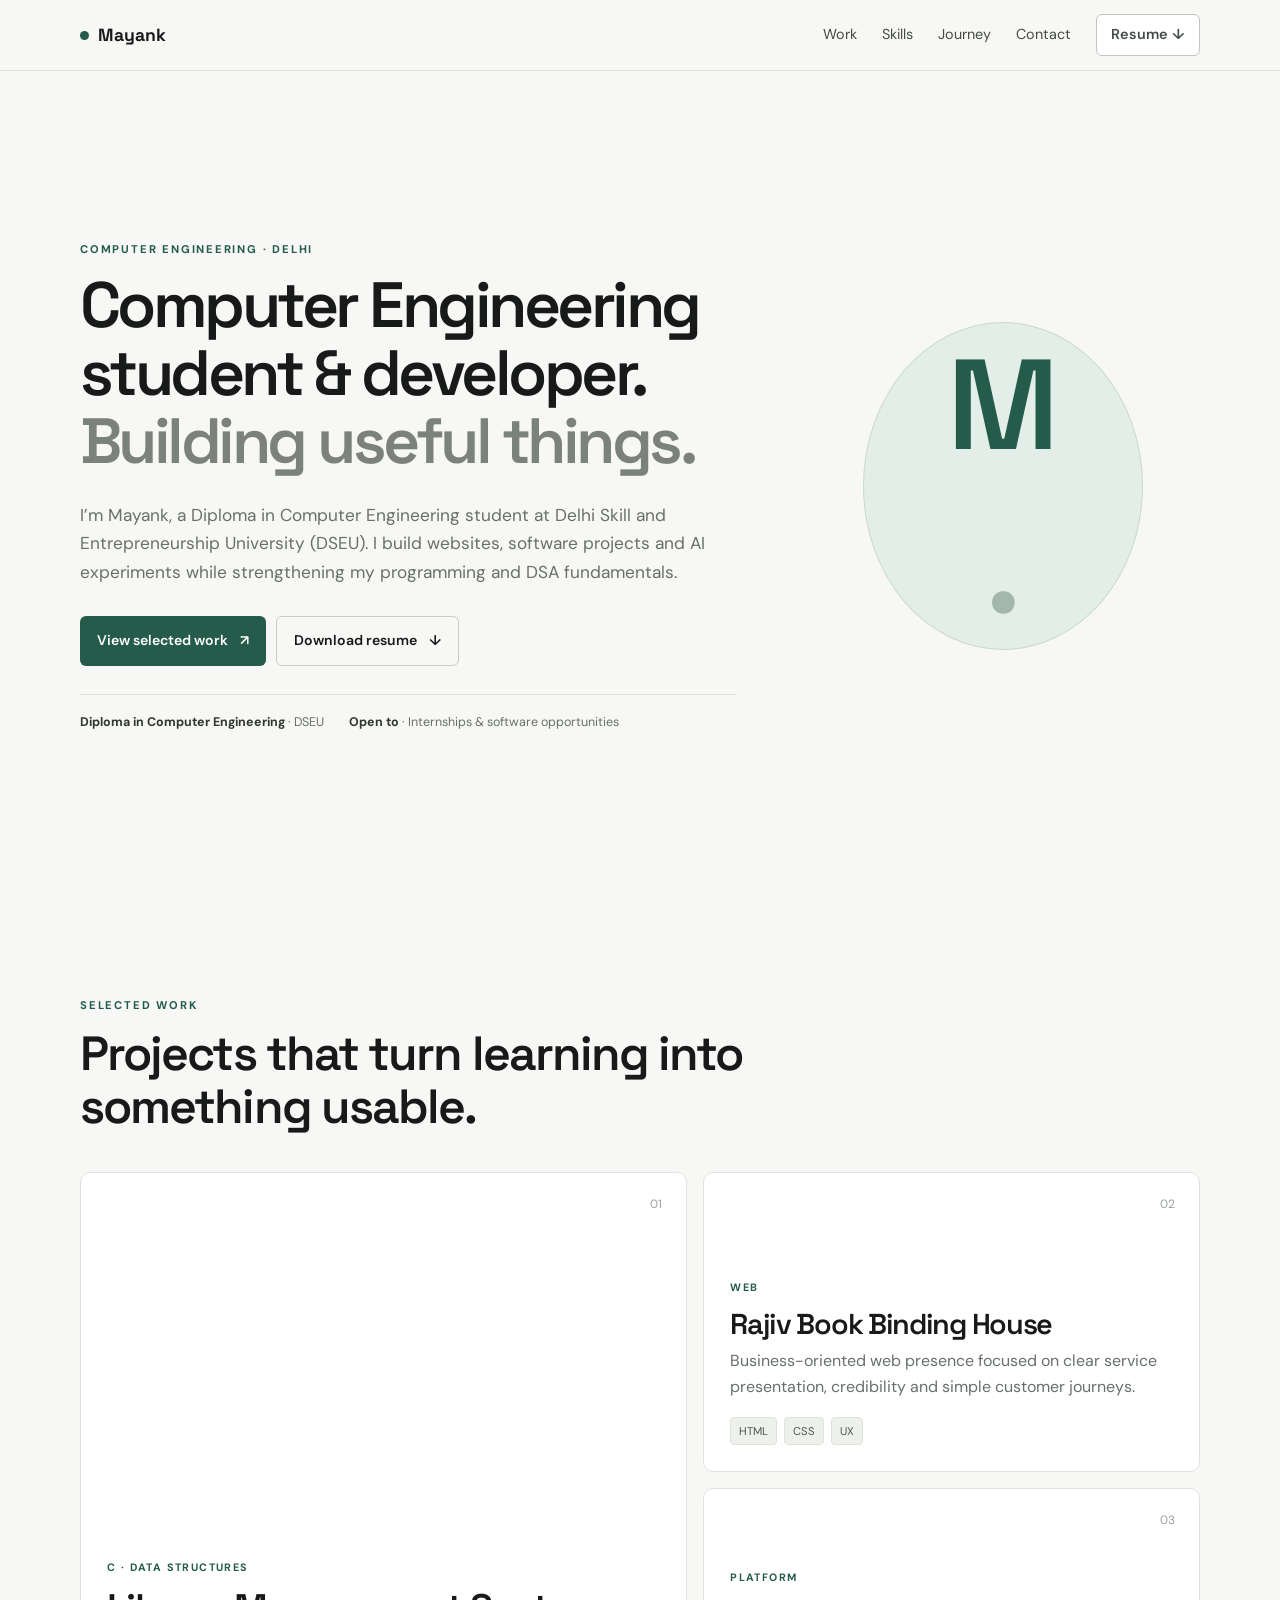
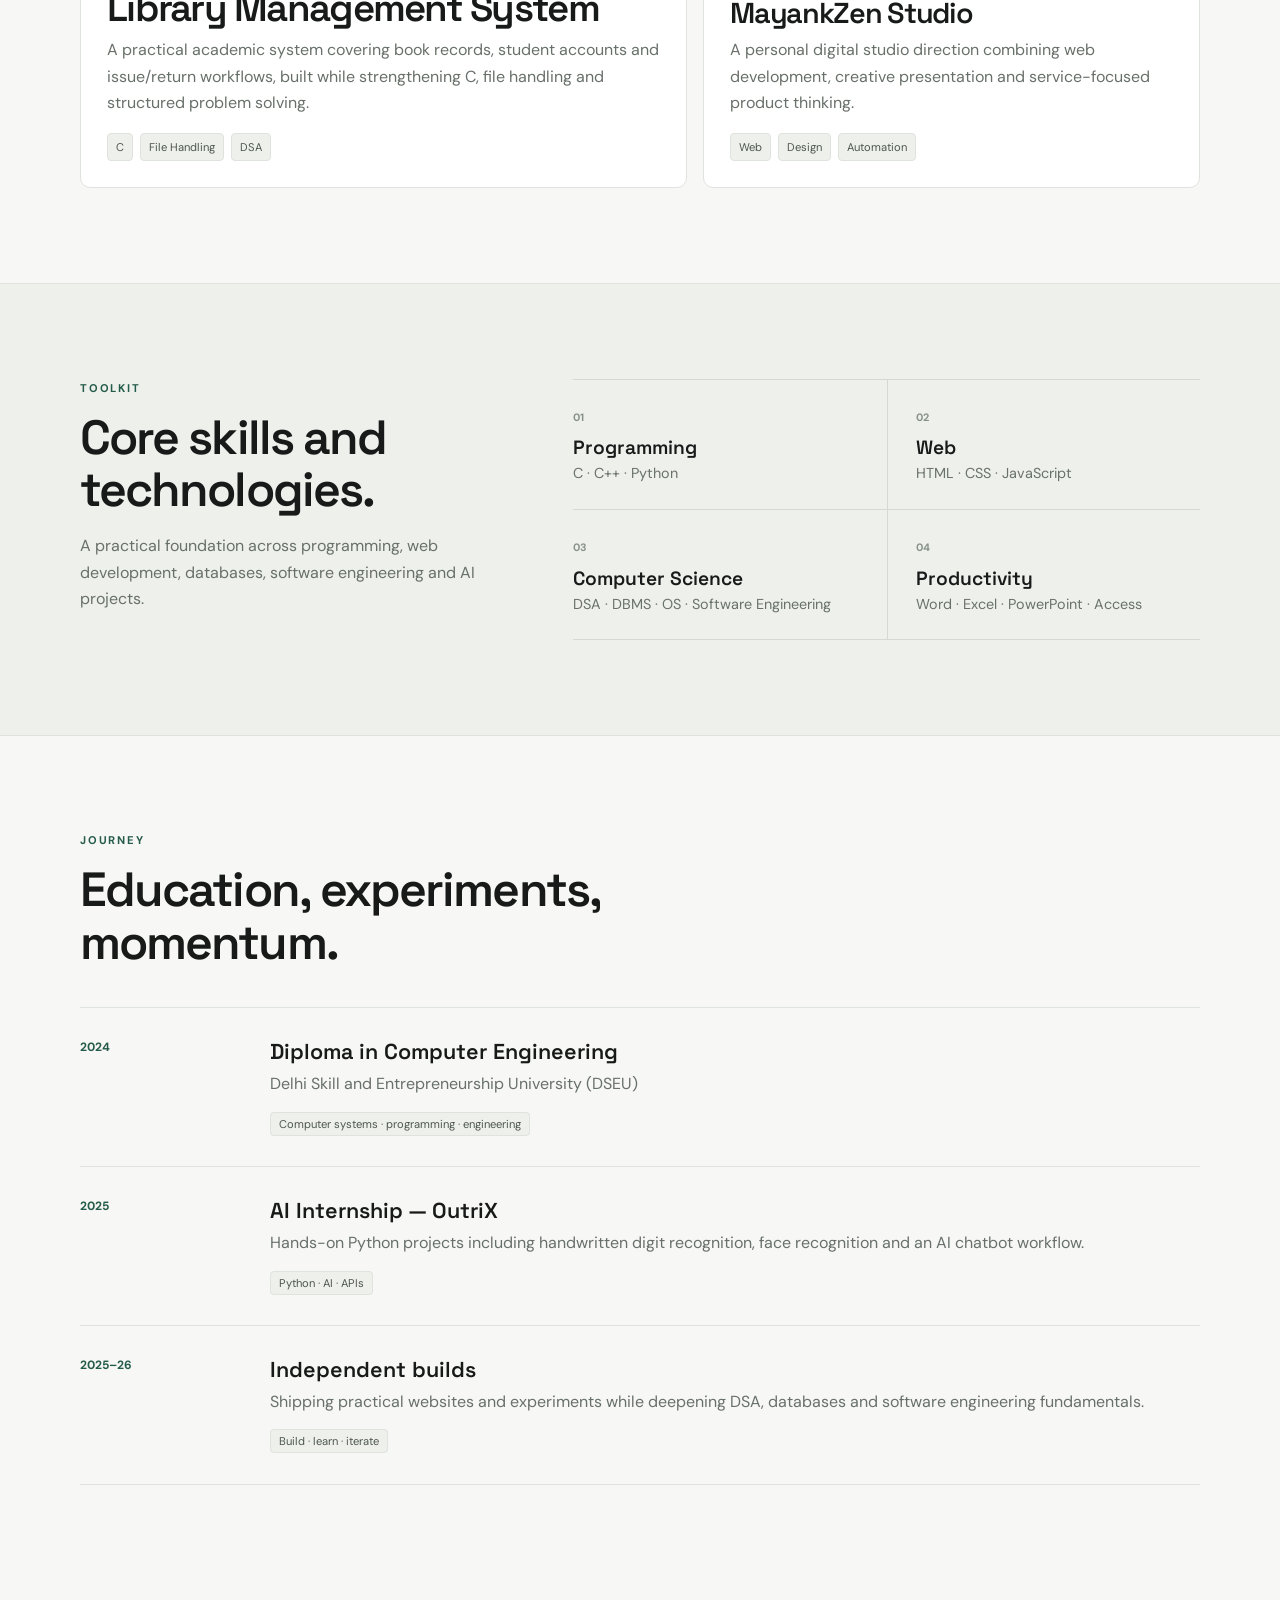
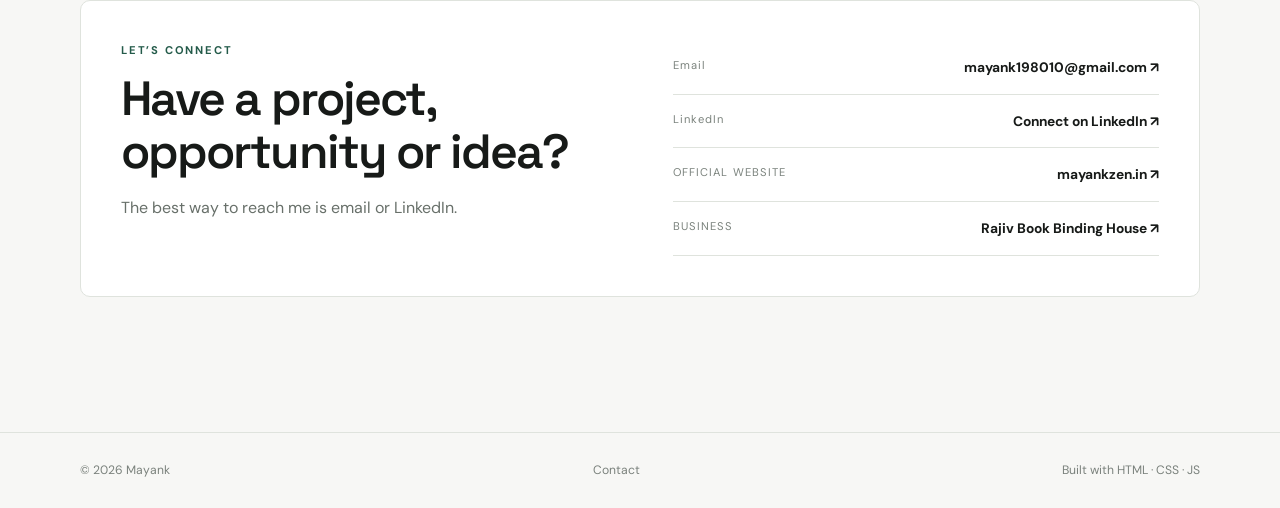
<file: index.html>
<!doctype html>
<html lang="en">
<head>
<meta charset="utf-8"><meta name="viewport" content="width=device-width, initial-scale=1">
<meta name="description" content="Mayank — Computer Engineering student and developer. Projects, skills, education and contact.">
<meta name="theme-color" content="#f7f7f5"><title>Mayank — Developer Portfolio</title>
<link rel="preconnect" href="https://fonts.googleapis.com"><link rel="preconnect" href="https://fonts.gstatic.com" crossorigin>
<link href="https://fonts.googleapis.com/css2?family=DM+Sans:wght@400;500;600;700&family=Space+Grotesk:wght@500;600;700&display=swap" rel="stylesheet">
<link rel="stylesheet" href="styles.css">
<link rel="icon" type="image/svg+xml" href="favicon.svg"><link rel="shortcut icon" href="favicon.svg"></head>
<body><div class="noise" aria-hidden="true"></div>
<header class="site-header"><nav class="nav container" aria-label="Primary">
<a class="brand" href="#home"><span class="brand-dot"></span>Mayank</a>
<button class="menu-toggle" aria-controls="site-menu" aria-expanded="false" aria-label="Open navigation"><span></span><span></span></button>
<div id="site-menu" class="nav-links"><a href="#work">Work</a><a href="#skills">Skills</a><a href="#journey">Journey</a><a href="#contact">Contact</a><a class="nav-resume" href="resume.html" download>Resume <span>↓</span></a></div>
</nav></header>
<main id="home">
<section class="hero container"><div class="hero-copy"><p class="eyebrow">COMPUTER ENGINEERING · DELHI</p>
<h1>Computer Engineering student &amp; developer.<br><em>Building useful things.</em></h1>
<p class="hero-lede">I’m Mayank, a Diploma in Computer Engineering student at Delhi Skill and Entrepreneurship University (DSEU). I build websites, software projects and AI experiments while strengthening my programming and DSA fundamentals.</p>
<div class="hero-actions"><a class="btn btn-primary" href="#work">View selected work <span>↗</span></a><a class="btn btn-ghost" href="resume.html" download>Download resume <span>↓</span></a></div>
<div class="hero-meta"><span><b>Diploma in Computer Engineering</b> · DSEU</span><span><b>Open to</b> · Internships &amp; software opportunities</span></div></div>
<div class="hero-visual" aria-label="Profile visual"><div class="orbit orbit-a"></div><div class="orbit orbit-b"></div><div class="profile-monogram">M<span>.</span></div>
<div class="floating-card card-top"><span class="mini-label">CURRENT FOCUS</span><strong>DSA · C++ · AI</strong></div><div class="floating-card card-bottom"><span class="mini-label">BUILDING</span><strong>Web · Tools · Systems</strong></div></div></section>

<section id="work" class="section container"><div class="section-head"><div><p class="eyebrow">SELECTED WORK</p><h2>Projects that turn learning into something usable.</h2></div></div>
<div class="project-grid">
<article class="project-card featured"><div class="project-glow glow-one"></div><div class="project-num">01</div><div class="project-content"><span class="tag">C · DATA STRUCTURES</span><h3>Library Management System</h3><p>A practical academic system covering book records, student accounts and issue/return workflows, built while strengthening C, file handling and structured problem solving.</p><div class="stack"><span>C</span><span>File Handling</span><span>DSA</span></div></div></article>
<article class="project-card"><div class="project-glow glow-two"></div><div class="project-num">02</div><div class="project-content"><span class="tag">WEB</span><h3>Rajiv Book Binding House</h3><p>Business-oriented web presence focused on clear service presentation, credibility and simple customer journeys.</p><div class="stack"><span>HTML</span><span>CSS</span><span>UX</span></div></div></article>
<article class="project-card"><div class="project-glow glow-three"></div><div class="project-num">03</div><div class="project-content"><span class="tag">PLATFORM</span><h3>MayankZen Studio</h3><p>A personal digital studio direction combining web development, creative presentation and service-focused product thinking.</p><div class="stack"><span>Web</span><span>Design</span><span>Automation</span></div></div></article>
</div></section>
<section id="skills" class="section section-light"><div class="container skill-layout"><div><p class="eyebrow">TOOLKIT</p><h2>Core skills and technologies.</h2><p class="muted">A practical foundation across programming, web development, databases, software engineering and AI projects.</p></div>
<div class="skills-grid"><div class="skill-group"><span class="skill-index">01</span><h3>Programming</h3><p>C · C++ · Python</p></div><div class="skill-group"><span class="skill-index">02</span><h3>Web</h3><p>HTML · CSS · JavaScript</p></div><div class="skill-group"><span class="skill-index">03</span><h3>Computer Science</h3><p>DSA · DBMS · OS · Software Engineering</p></div><div class="skill-group"><span class="skill-index">04</span><h3>Productivity</h3><p>Word · Excel · PowerPoint · Access</p></div></div></div></section>
<section id="journey" class="section container"><div class="section-head"><div><p class="eyebrow">JOURNEY</p><h2>Education, experiments, momentum.</h2></div></div><div class="timeline">
<div class="timeline-item"><span class="timeline-year">2024</span><div><h3>Diploma in Computer Engineering</h3><p>Delhi Skill and Entrepreneurship University (DSEU)</p><span class="pill">Computer systems · programming · engineering</span></div></div>
<div class="timeline-item"><span class="timeline-year">2025</span><div><h3>AI Internship — OutriX</h3><p>Hands-on Python projects including handwritten digit recognition, face recognition and an AI chatbot workflow.</p><span class="pill">Python · AI · APIs</span></div></div>
<div class="timeline-item"><span class="timeline-year">2025–26</span><div><h3>Independent builds</h3><p>Shipping practical websites and experiments while deepening DSA, databases and software engineering fundamentals.</p><span class="pill">Build · learn · iterate</span></div></div>
</div></section>
<section id="contact" class="section contact-section"><div class="container contact-box"><div><p class="eyebrow">LET’S CONNECT</p><h2>Have a project, opportunity or idea?</h2><p class="muted">The best way to reach me is email or LinkedIn.</p></div><div class="contact-actions">
<a class="contact-line" href="mailto:mayank198010@gmail.com"><span>Email</span><strong>mayank198010@gmail.com ↗</strong></a>
<a class="contact-line" href="https://www.linkedin.com/in/mayank-kumar-83a489379" target="_blank" rel="noopener"><span>LinkedIn</span><strong>Connect on LinkedIn ↗</strong></a><a class="contact-line" href="https://mayankzen.in" target="_blank" rel="noopener"><span>OFFICIAL WEBSITE</span><strong>mayankzen.in ↗</strong></a><a class="contact-line" href="https://rajivbookbindinghouse.com" target="_blank" rel="noopener"><span>BUSINESS</span><strong>Rajiv Book Binding House ↗</strong></a></div></div></section></main>
<footer class="footer"><div class="container footer-inner"><span>© <span id="year"></span> Mayank</span><a href="contact.html">Contact</a><span>Built with HTML · CSS · JS</span></div></footer>
<script src="script.js"></script></body></html>
</file>
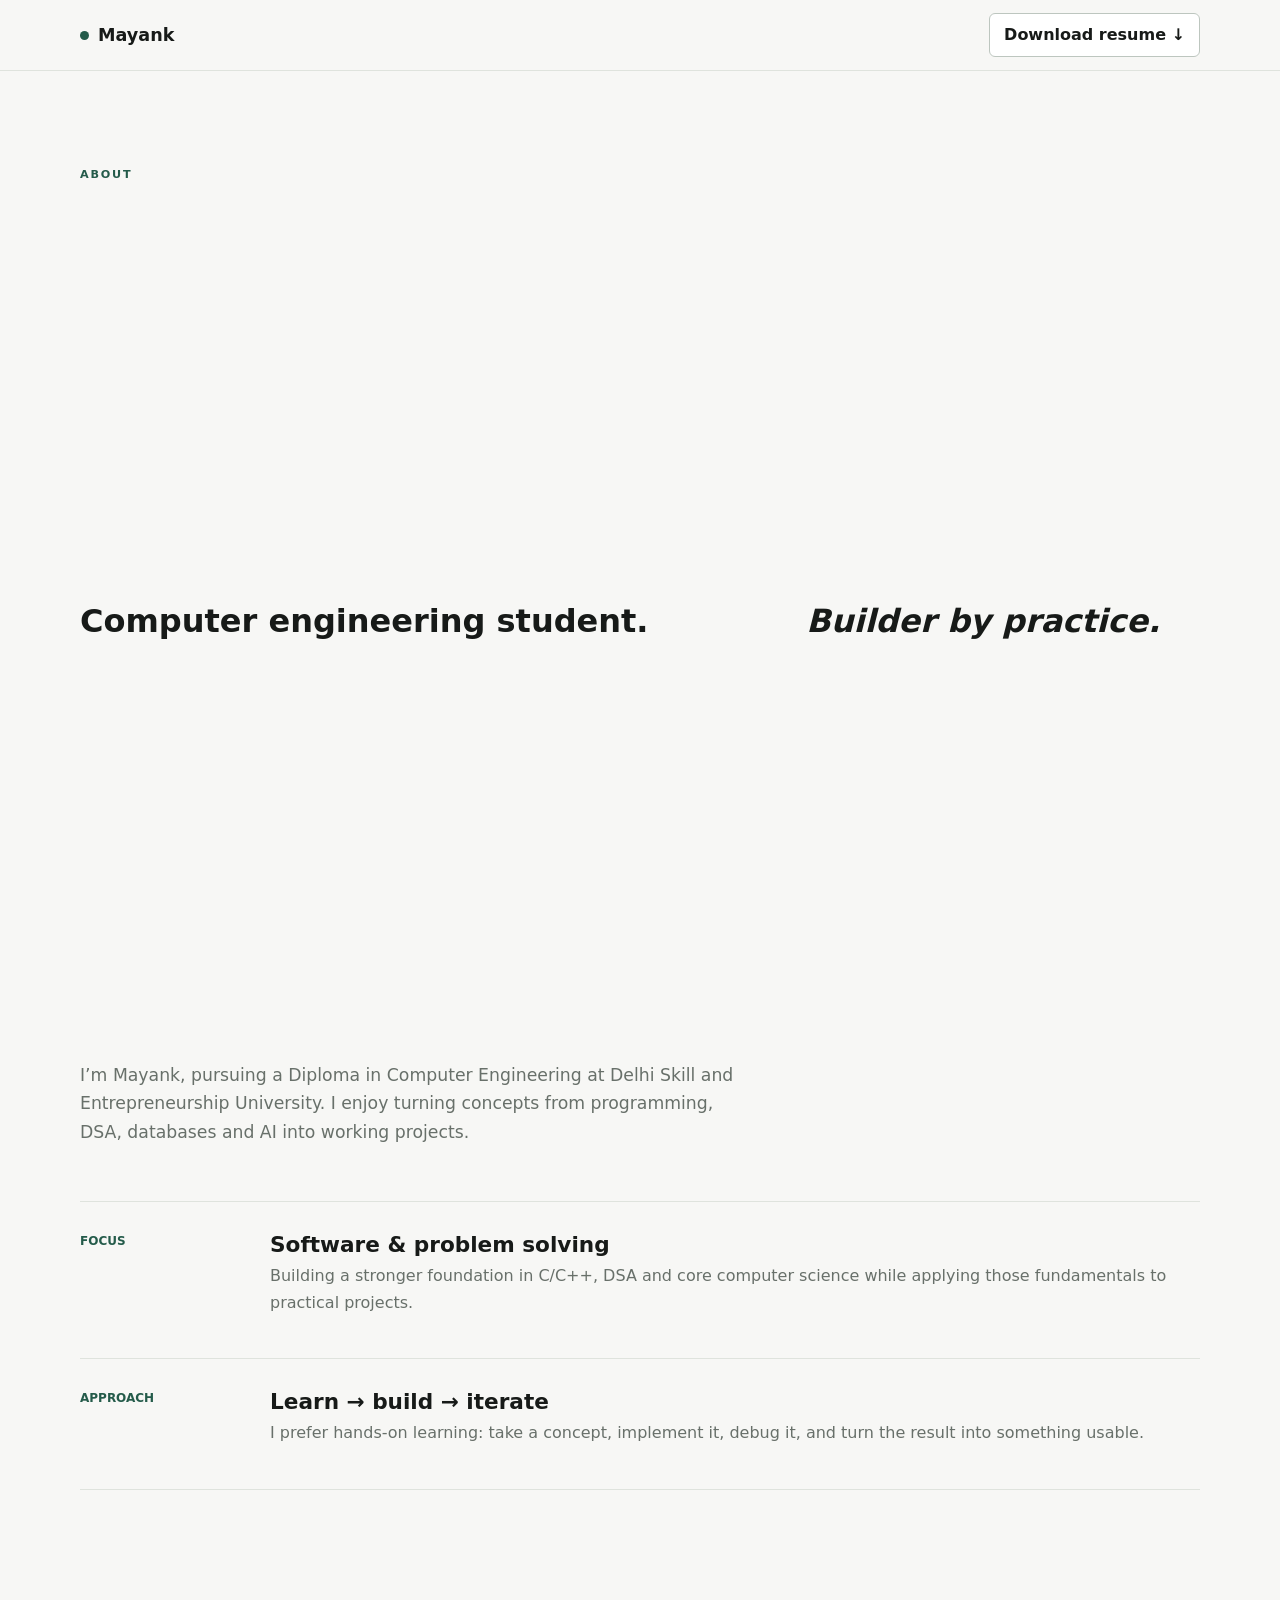
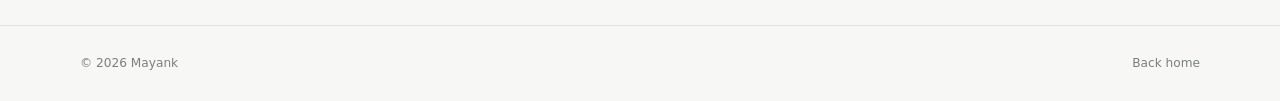
<file: about.html>
<!doctype html><html lang="en"><head><meta charset="utf-8"><meta name="viewport" content="width=device-width,initial-scale=1"><title>About — Mayank</title><meta name="description" content="About Mayank, a Computer Engineering student and developer."><link rel="stylesheet" href="styles.css"><link rel="icon" type="image/svg+xml" href="favicon.svg"><link rel="shortcut icon" href="favicon.svg"></head><body><header class="site-header"><nav class="nav container"><a class="brand" href="index.html"><span class="brand-dot"></span>Mayank</a><a class="nav-resume" href="resume.html" download>Download resume ↓</a></nav></header><main class="section container"><p class="eyebrow">ABOUT</p><h1 class="hero h1">Computer engineering student. <em>Builder by practice.</em></h1><p class="hero-lede">I’m Mayank, pursuing a Diploma in Computer Engineering at Delhi Skill and Entrepreneurship University. I enjoy turning concepts from programming, DSA, databases and AI into working projects.</p><div class="timeline" style="margin-top:55px"><div class="timeline-item"><span class="timeline-year">FOCUS</span><div><h3>Software &amp; problem solving</h3><p>Building a stronger foundation in C/C++, DSA and core computer science while applying those fundamentals to practical projects.</p></div></div><div class="timeline-item"><span class="timeline-year">APPROACH</span><div><h3>Learn → build → iterate</h3><p>I prefer hands-on learning: take a concept, implement it, debug it, and turn the result into something usable.</p></div></div></div></main><footer class="footer"><div class="container footer-inner"><span>© <span id="year"></span> Mayank</span><a href="index.html">Back home</a></div></footer><script src="script.js"></script></body></html>
</file>
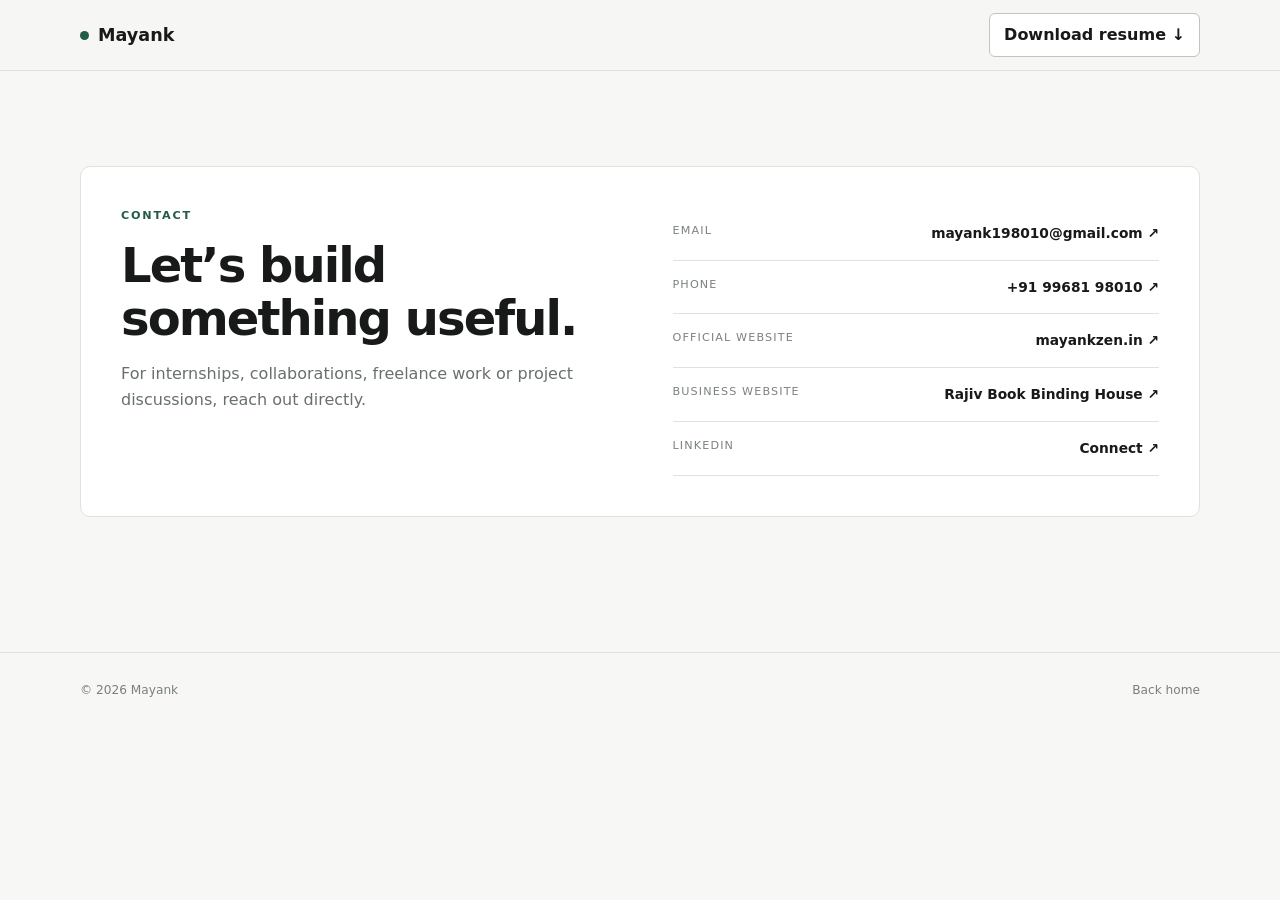
<file: contact.html>
<!doctype html><html lang="en"><head><meta charset="utf-8"><meta name="viewport" content="width=device-width,initial-scale=1"><title>Contact — Mayank</title><link rel="stylesheet" href="styles.css"><link rel="icon" type="image/svg+xml" href="favicon.svg"><link rel="shortcut icon" href="favicon.svg"></head><body><header class="site-header"><nav class="nav container"><a class="brand" href="index.html"><span class="brand-dot"></span>Mayank</a><a class="nav-resume" href="resume.html" download>Download resume ↓</a></nav></header><main class="section container"><div class="contact-box"><div><p class="eyebrow">CONTACT</p><h2>Let’s build something useful.</h2><p class="muted">For internships, collaborations, freelance work or project discussions, reach out directly.</p></div><div class="contact-actions"><a class="contact-line" href="mailto:mayank198010@gmail.com"><span>EMAIL</span><strong>mayank198010@gmail.com ↗</strong></a><a class="contact-line" href="tel:+919968198010"><span>PHONE</span><strong>+91 99681 98010 ↗</strong></a><a class="contact-line" href="https://mayankzen.in" target="_blank" rel="noopener"><span>OFFICIAL WEBSITE</span><strong>mayankzen.in ↗</strong></a><a class="contact-line" href="https://rajivbookbindinghouse.com" target="_blank" rel="noopener"><span>BUSINESS WEBSITE</span><strong>Rajiv Book Binding House ↗</strong></a><a class="contact-line" href="https://www.linkedin.com/in/mayank-kumar-83a489379" target="_blank" rel="noopener"><span>LINKEDIN</span><strong>Connect ↗</strong></a></div></div></main><footer class="footer"><div class="container footer-inner"><span>© <span id="year"></span> Mayank</span><a href="index.html">Back home</a></div></footer><script src="script.js"></script></body></html>
</file>
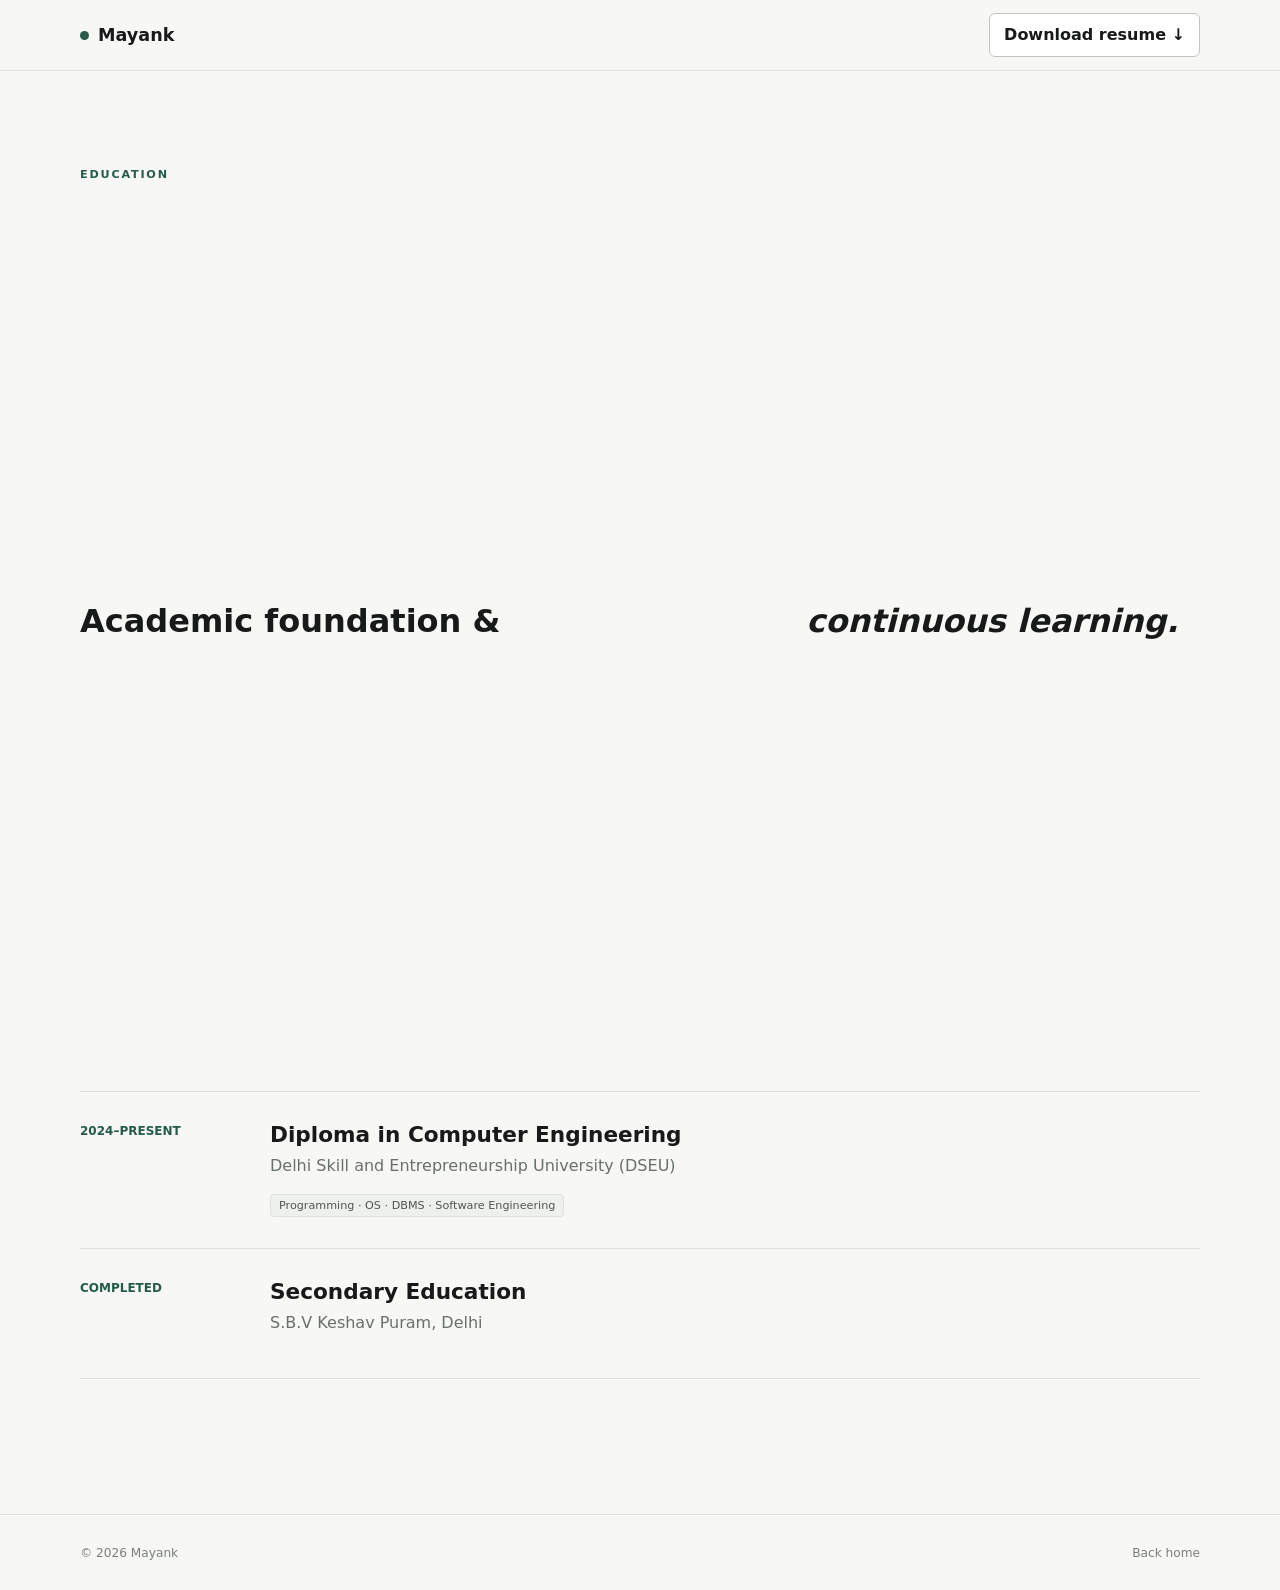
<file: education.html>
<!doctype html><html lang="en"><head><meta charset="utf-8"><meta name="viewport" content="width=device-width,initial-scale=1"><title>Education — Mayank</title><link rel="stylesheet" href="styles.css"><link rel="icon" type="image/svg+xml" href="favicon.svg"><link rel="shortcut icon" href="favicon.svg"></head><body><header class="site-header"><nav class="nav container"><a class="brand" href="index.html"><span class="brand-dot"></span>Mayank</a><a class="nav-resume" href="resume.html" download>Download resume ↓</a></nav></header><main class="section container"><p class="eyebrow">EDUCATION</p><h1 class="hero h1">Academic foundation &amp; <em>continuous learning.</em></h1><div class="timeline" style="margin-top:55px"><div class="timeline-item"><span class="timeline-year">2024–PRESENT</span><div><h3>Diploma in Computer Engineering</h3><p>Delhi Skill and Entrepreneurship University (DSEU)</p><span class="pill">Programming · OS · DBMS · Software Engineering</span></div></div><div class="timeline-item"><span class="timeline-year">COMPLETED</span><div><h3>Secondary Education</h3><p>S.B.V Keshav Puram, Delhi</p></div></div></div></main><footer class="footer"><div class="container footer-inner"><span>© <span id="year"></span> Mayank</span><a href="index.html">Back home</a></div></footer><script src="script.js"></script></body></html>
</file>
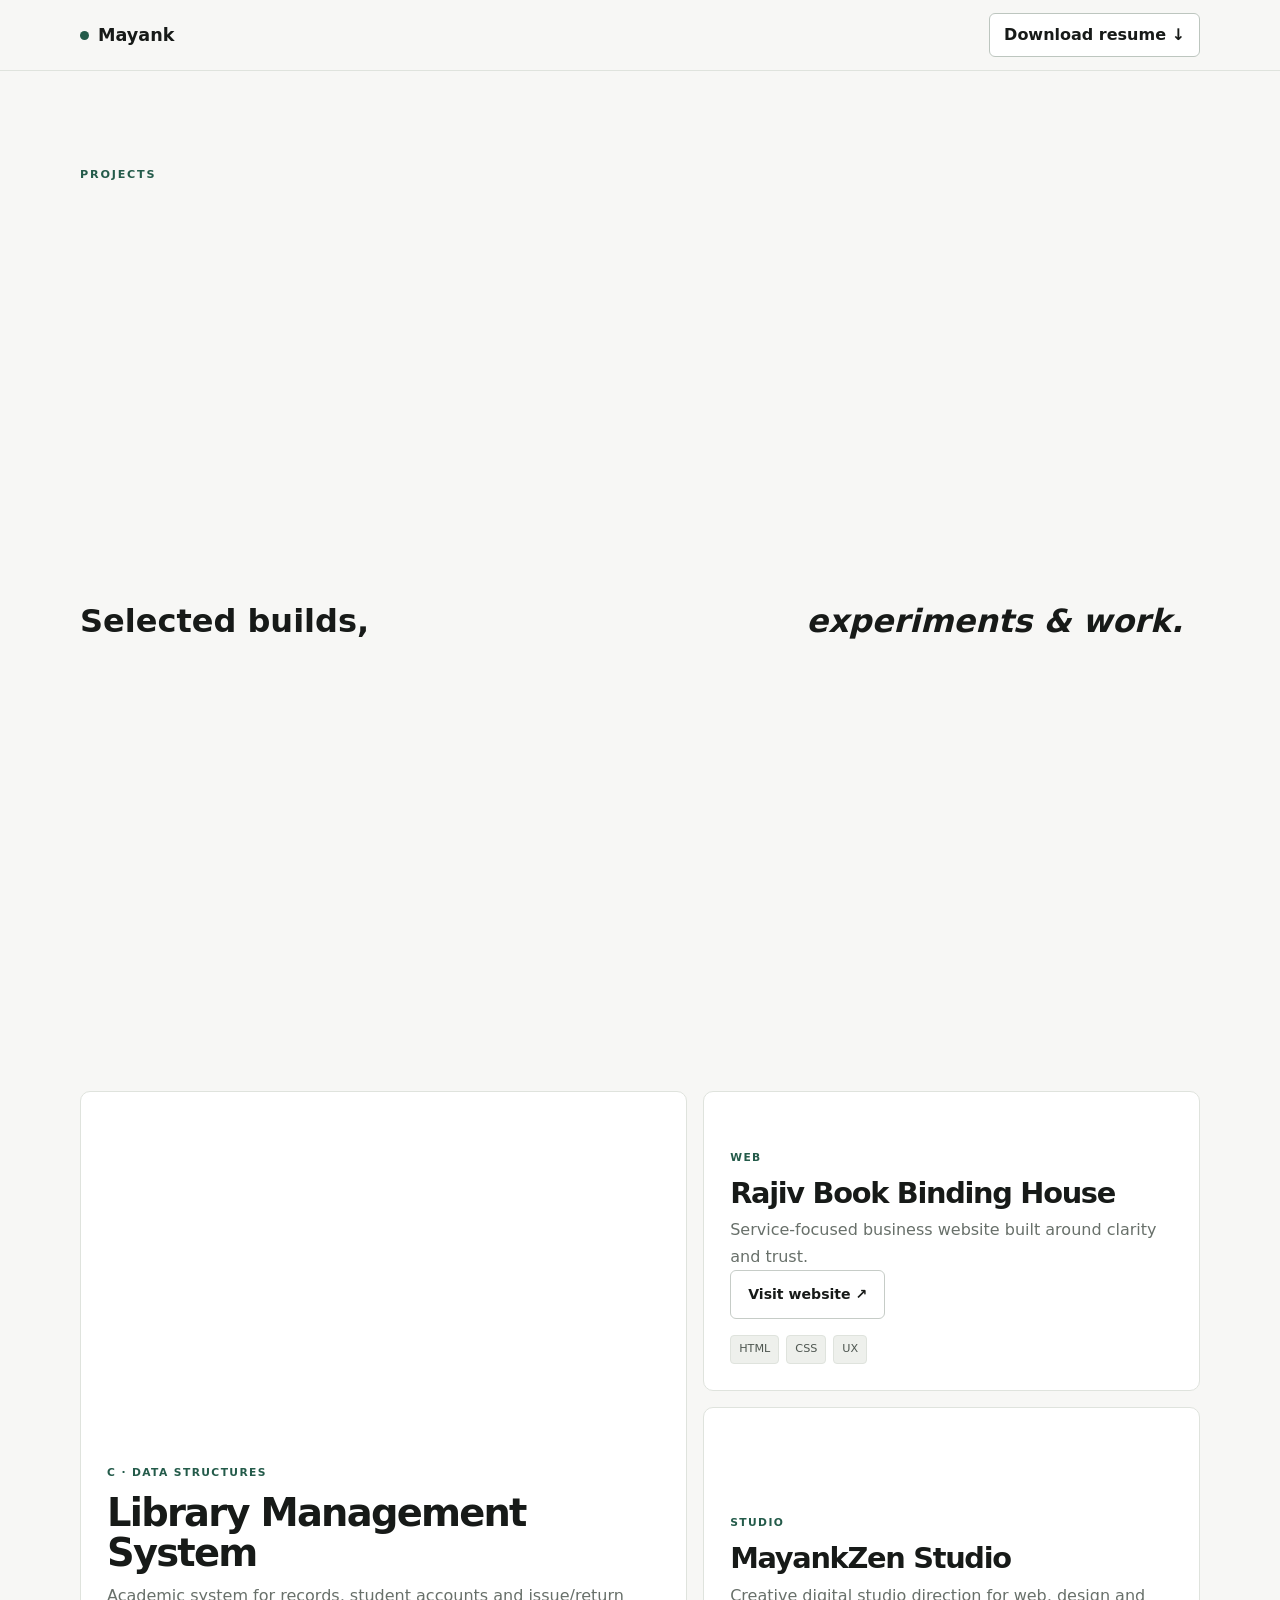
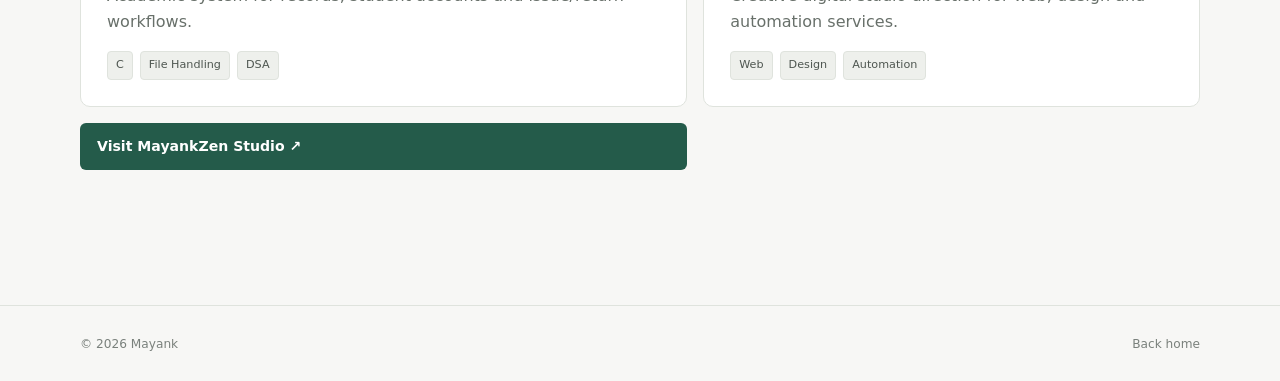
<file: projects.html>
<!doctype html><html lang="en"><head><meta charset="utf-8"><meta name="viewport" content="width=device-width,initial-scale=1"><title>Projects — Mayank</title><link rel="stylesheet" href="styles.css"><link rel="icon" type="image/svg+xml" href="favicon.svg"><link rel="shortcut icon" href="favicon.svg"></head><body><header class="site-header"><nav class="nav container"><a class="brand" href="index.html"><span class="brand-dot"></span>Mayank</a><a class="nav-resume" href="resume.html" download>Download resume ↓</a></nav></header><main class="section container"><p class="eyebrow">PROJECTS</p><h1 class="hero h1">Selected builds, <em>experiments &amp; work.</em></h1><div class="project-grid" style="margin-top:55px"><article class="project-card featured"><div class="project-glow glow-one"></div><div class="project-content"><span class="tag">C · DATA STRUCTURES</span><h3>Library Management System</h3><p>Academic system for records, student accounts and issue/return workflows.</p><div class="stack"><span>C</span><span>File Handling</span><span>DSA</span></div></div></article><article class="project-card"><div class="project-glow glow-two"></div><div class="project-content"><span class="tag">WEB</span><h3>Rajiv Book Binding House</h3><p>Service-focused business website built around clarity and trust.</p><a class="btn btn-ghost" href="https://rajivbookbindinghouse.com" target="_blank" rel="noopener">Visit website ↗</a><div class="stack"><span>HTML</span><span>CSS</span><span>UX</span></div></div></article><article class="project-card"><div class="project-glow glow-three"></div><div class="project-content"><span class="tag">STUDIO</span><h3>MayankZen Studio</h3><p>Creative digital studio direction for web, design and automation services.</p><div class="stack"><span>Web</span><span>Design</span><span>Automation</span></div></div></article><a class="btn btn-primary" href="https://mayankzen.in" target="_blank" rel="noopener">Visit MayankZen Studio ↗</a></div></main><footer class="footer"><div class="container footer-inner"><span>© <span id="year"></span> Mayank</span><a href="index.html">Back home</a></div></footer><script src="script.js"></script></body></html>
</file>
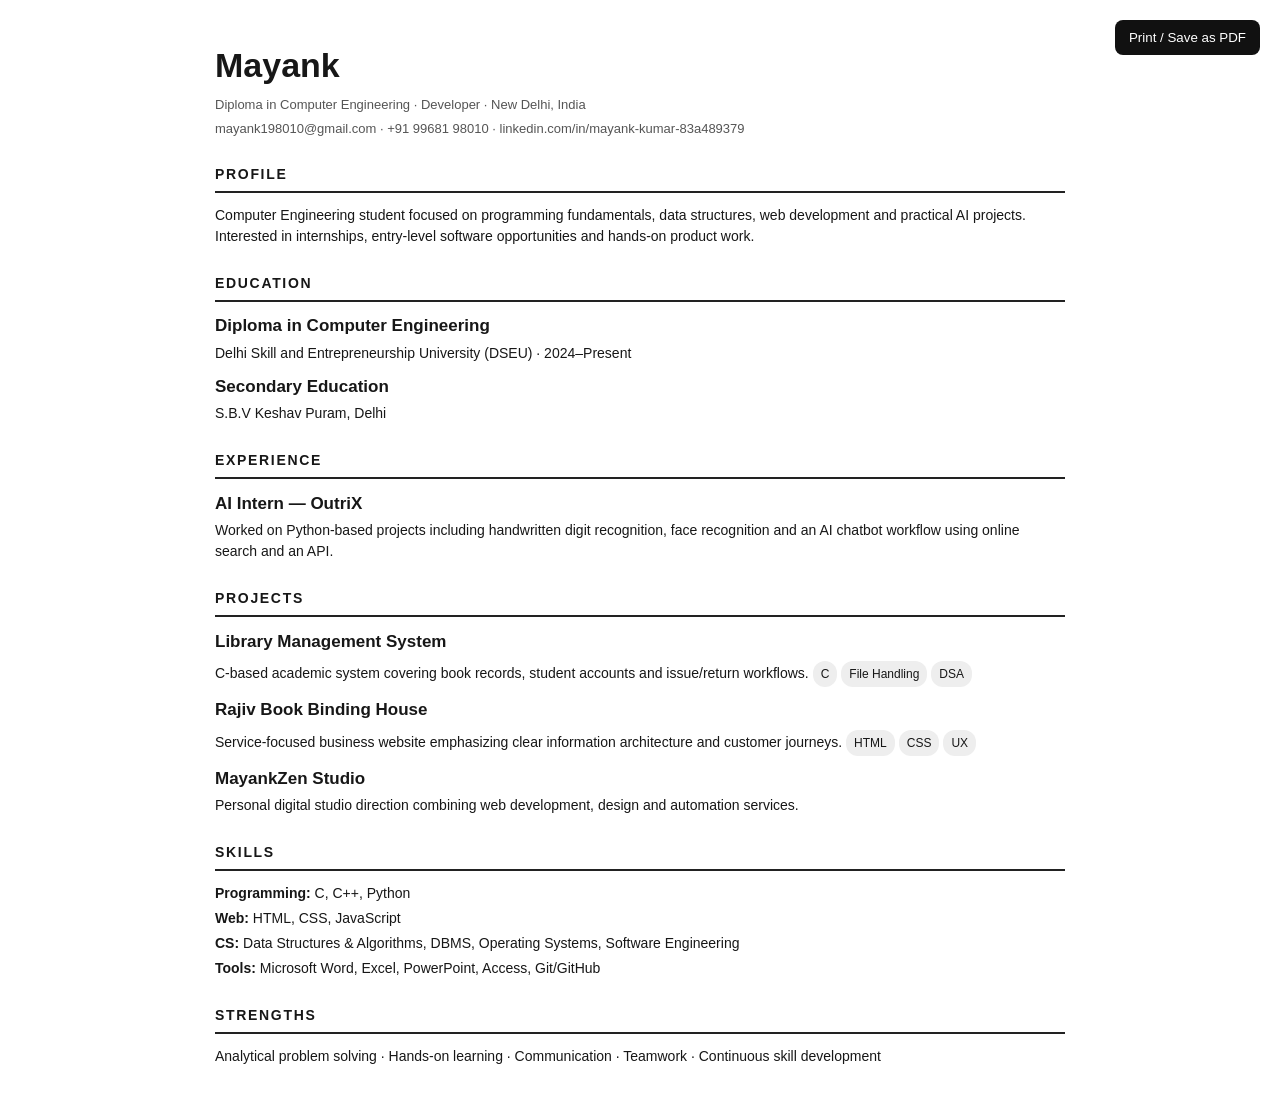
<file: resume.html>
<!doctype html><html lang="en"><head><meta charset="utf-8"><meta name="viewport" content="width=device-width,initial-scale=1"><title>Mayank — Resume</title><style>body{font-family:Arial,sans-serif;color:#171717;max-width:850px;margin:40px auto;padding:0 24px;line-height:1.5}h1{font-size:34px;margin:0}h2{font-size:14px;letter-spacing:.12em;border-bottom:2px solid #222;padding-bottom:6px;margin-top:26px}h3{margin:10px 0 2px;font-size:17px}p{margin:4px 0;font-size:14px}.meta{color:#555;font-size:13px}.pill{display:inline-block;margin:3px 4px 0 0;padding:4px 8px;background:#eee;border-radius:12px;font-size:12px}@media print{body{margin:0}.no-print{display:none}}.print{position:fixed;right:20px;top:20px;padding:10px 14px;background:#111;color:#fff;border:0;border-radius:8px;cursor:pointer}@media print{.print{display:none}}</style><link rel="icon" type="image/svg+xml" href="favicon.svg"><link rel="shortcut icon" href="favicon.svg"></head><body><button class="print no-print" onclick="window.print()">Print / Save as PDF</button><h1>Mayank</h1><p class="meta">Diploma in Computer Engineering · Developer · New Delhi, India</p><p class="meta">mayank198010@gmail.com · +91 99681 98010 · linkedin.com/in/mayank-kumar-83a489379</p><h2>PROFILE</h2><p>Computer Engineering student focused on programming fundamentals, data structures, web development and practical AI projects. Interested in internships, entry-level software opportunities and hands-on product work.</p><h2>EDUCATION</h2><h3>Diploma in Computer Engineering</h3><p>Delhi Skill and Entrepreneurship University (DSEU) · 2024–Present</p><h3>Secondary Education</h3><p>S.B.V Keshav Puram, Delhi</p><h2>EXPERIENCE</h2><h3>AI Intern — OutriX</h3><p>Worked on Python-based projects including handwritten digit recognition, face recognition and an AI chatbot workflow using online search and an API.</p><h2>PROJECTS</h2><h3>Library Management System</h3><p>C-based academic system covering book records, student accounts and issue/return workflows. <span class="pill">C</span><span class="pill">File Handling</span><span class="pill">DSA</span></p><h3>Rajiv Book Binding House</h3><p>Service-focused business website emphasizing clear information architecture and customer journeys. <span class="pill">HTML</span><span class="pill">CSS</span><span class="pill">UX</span></p><h3>MayankZen Studio</h3><p>Personal digital studio direction combining web development, design and automation services.</p><h2>SKILLS</h2><p><b>Programming:</b> C, C++, Python</p><p><b>Web:</b> HTML, CSS, JavaScript</p><p><b>CS:</b> Data Structures &amp; Algorithms, DBMS, Operating Systems, Software Engineering</p><p><b>Tools:</b> Microsoft Word, Excel, PowerPoint, Access, Git/GitHub</p><h2>STRENGTHS</h2><p>Analytical problem solving · Hands-on learning · Communication · Teamwork · Continuous skill development</p></body></html>
</file>
<file: styles.css>
:root{--bg:#f7f7f5;--surface:#fff;--soft:#eef0ec;--text:#171a18;--muted:#68706a;--line:#dfe3dd;--accent:#245b4a;--accent-light:#e3eee9;--max:1120px;--display:"Space Grotesk",system-ui,sans-serif;--body:"DM Sans",system-ui,sans-serif}*{box-sizing:border-box}html{scroll-behavior:smooth}body{margin:0;background:var(--bg);color:var(--text);font-family:var(--body);line-height:1.65}a{color:inherit;text-decoration:none}.container{width:min(var(--max),calc(100% - 40px));margin:auto}.noise{display:none}.site-header{position:sticky;top:0;z-index:50;background:rgba(247,247,245,.94);border-bottom:1px solid var(--line)}.nav{min-height:70px;display:flex;align-items:center;justify-content:space-between;gap:24px}.brand{font:700 1.1rem var(--display);display:flex;align-items:center;gap:9px}.brand-dot{width:9px;height:9px;border-radius:50%;background:var(--accent)}.nav-links{display:flex;align-items:center;gap:25px;font-size:.9rem;color:#454b47}.nav-links>a:not(.nav-resume):hover{color:var(--accent)}.nav-resume{padding:8px 14px;border:1px solid #bdc6bf;border-radius:6px;background:var(--surface);font-weight:600}.menu-toggle{display:none;background:none;border:0}.hero{min-height:calc(100vh - 70px);display:grid;grid-template-columns:1.25fr .75fr;align-items:center;gap:70px;padding:80px 0}.eyebrow{font-size:.7rem;letter-spacing:.16em;color:var(--accent);font-weight:700;margin:0 0 14px}.hero h1{font:600 clamp(2.6rem,5vw,4.25rem)/1.06 var(--display);letter-spacing:-.055em;margin:0}.hero h1 em{font-style:normal;color:#7b827d}.hero-lede{font-size:1.08rem;color:var(--muted);max-width:680px;margin:25px 0 0}.hero-actions{display:flex;gap:10px;flex-wrap:wrap;margin-top:30px}.btn{display:inline-flex;gap:12px;align-items:center;padding:12px 17px;border-radius:6px;font-weight:600;font-size:.88rem}.btn-primary{background:var(--accent);color:#fff}.btn-primary:hover{background:#1b493b}.btn-ghost{border:1px solid #c6ccc7;background:transparent}.btn-ghost:hover{background:#fff}.hero-meta{display:flex;gap:25px;margin-top:28px;padding-top:17px;border-top:1px solid var(--line);font-size:.78rem;color:var(--muted);flex-wrap:wrap}.hero-meta b{color:#303632}.hero-visual{min-height:390px;display:grid;place-items:center;position:relative}.profile-monogram{width:280px;aspect-ratio:1;border-radius:50%;display:grid;place-items:center;font:600 8rem var(--display);color:var(--accent);background:var(--accent-light);border:1px solid #c7d9d1}.profile-monogram span{color:#a4b7ae}.orbit,.floating-card{display:none}.section{padding:95px 0}.section-head{display:flex;justify-content:space-between;align-items:end;margin-bottom:38px}.section h2{font:600 clamp(2rem,4vw,3rem)/1.1 var(--display);letter-spacing:-.04em;max-width:700px;margin:0}.project-grid{display:grid;grid-template-columns:1.1fr .9fr;gap:16px}.project-card{min-height:300px;border:1px solid var(--line);border-radius:10px;padding:26px;background:var(--surface);position:relative;transition:.2s}.project-card:hover{border-color:#b7c6bd;transform:translateY(-2px)}.project-card.featured{grid-row:span 2;min-height:616px}.project-glow{display:none}.project-num{position:absolute;right:24px;top:22px;color:#9aa19c;font-size:.75rem}.project-content{position:absolute;left:26px;right:26px;bottom:26px}.tag{font-size:.67rem;letter-spacing:.13em;color:var(--accent);font-weight:700}.project-content h3{font:600 clamp(1.8rem,3vw,2.7rem)/1.05 var(--display);letter-spacing:-.045em;margin:9px 0}.project-card:not(.featured) h3{font-size:1.8rem}.project-content p{color:var(--muted);max-width:620px;margin:0}.stack{display:flex;gap:7px;flex-wrap:wrap;margin-top:16px}.stack span,.pill{font-size:.7rem;padding:4px 8px;border-radius:4px;background:var(--soft);color:#4e5650;border:1px solid var(--line)}.section-light{background:var(--soft);border-block:1px solid var(--line)}.section-light .eyebrow{color:var(--accent)}.skill-layout{display:grid;grid-template-columns:.8fr 1.2fr;gap:75px}.muted{color:var(--muted)}.skills-grid{display:grid;grid-template-columns:1fr 1fr;border-top:1px solid #d4d9d4}.skill-group{padding:23px 0;border-bottom:1px solid #d4d9d4}.skill-group:nth-child(odd){padding-right:28px}.skill-group:nth-child(even){padding-left:28px;border-left:1px solid #d4d9d4}.skill-index{font-size:.67rem;color:#879089;font-weight:700}.skill-group h3{font:600 1.2rem var(--display);margin:6px 0 2px}.skill-group p{margin:0;color:#69716b;font-size:.9rem}.timeline{border-top:1px solid var(--line)}.timeline-item{display:grid;grid-template-columns:160px 1fr;gap:30px;padding:30px 0;border-bottom:1px solid var(--line)}.timeline-year{color:var(--accent);font-size:.75rem;font-weight:700}.timeline-item h3{font:600 1.35rem var(--display);margin:0 0 6px}.timeline-item p{color:var(--muted);margin:0 0 12px}.contact-section{padding-top:20px}.contact-box{border:1px solid var(--line);border-radius:10px;padding:40px;background:var(--surface);display:grid;grid-template-columns:1fr 1fr;gap:65px}.contact-actions{display:flex;flex-direction:column}.contact-line{padding:15px 0;border-bottom:1px solid var(--line);display:flex;justify-content:space-between;gap:16px}.contact-line span{color:#7b837d;font-size:.7rem;letter-spacing:.1em}.contact-line strong{font-size:.86rem}.contact-line:hover strong{color:var(--accent)}.footer{border-top:1px solid var(--line);margin-top:40px}.footer-inner{min-height:75px;display:flex;justify-content:space-between;align-items:center;color:#7a817c;font-size:.76rem}.footer a:hover{color:var(--accent)}@media(max-width:900px){.hero{grid-template-columns:1fr}.hero-visual{min-height:260px}.project-grid{grid-template-columns:1fr}.project-card.featured{grid-row:auto;min-height:430px}.skill-layout,.contact-box{grid-template-columns:1fr}.skill-layout{gap:45px}}@media(max-width:720px){.container{width:calc(100% - 28px)}.nav-links{display:none;position:absolute;top:70px;left:0;right:0;background:var(--bg);border-bottom:1px solid var(--line);padding:16px 20px;flex-direction:column;align-items:flex-start}.nav-links.open{display:flex}.menu-toggle{display:flex;flex-direction:column;gap:5px;padding:8px}.menu-toggle span{width:22px;height:2px;background:var(--text)}.hero{padding:55px 0 65px}.hero h1{font-size:2.45rem}.hero-lede{font-size:1rem}.profile-monogram{width:210px}.section{padding:72px 0}.section-head{align-items:flex-start}.skills-grid{grid-template-columns:1fr}.skill-group:nth-child(even){padding-left:0;border-left:0}.skill-group:nth-child(odd){padding-right:0}.timeline-item{grid-template-columns:1fr;gap:7px}.contact-box{padding:26px}.footer-inner{flex-direction:column;justify-content:center;gap:5px;padding:17px 0}}@media(prefers-reduced-motion:reduce){html{scroll-behavior:auto}.project-card:hover{transform:none}}
</file>
